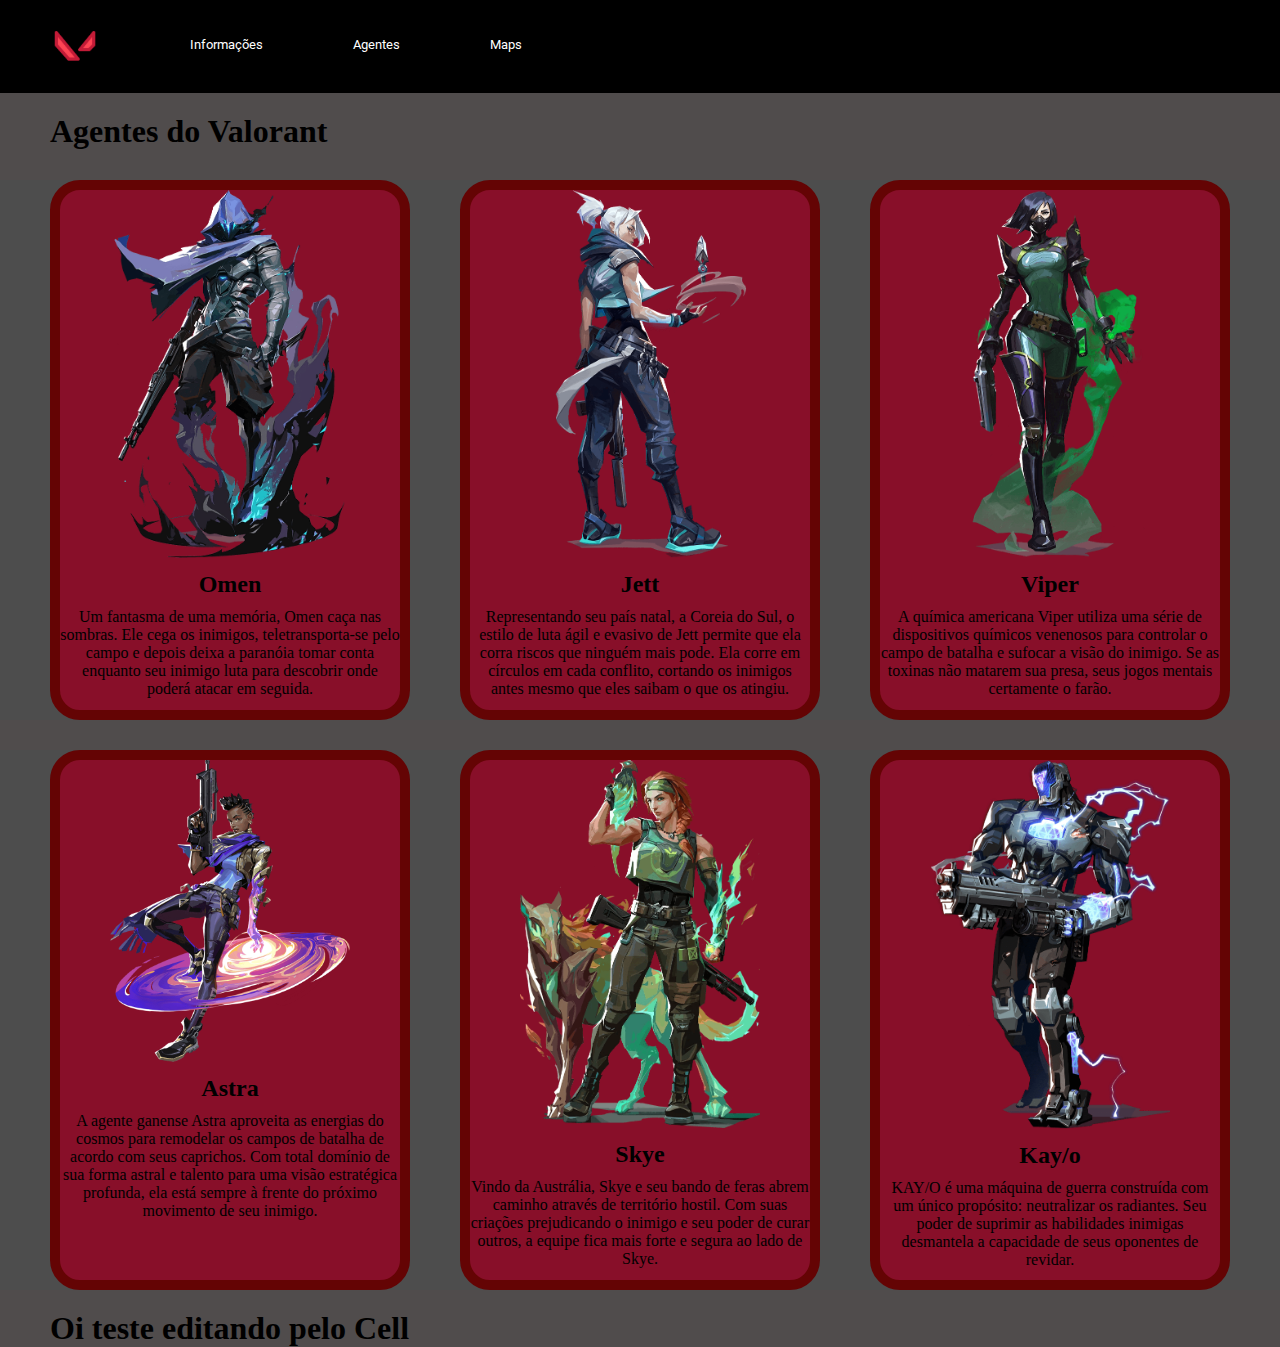
<file: src/pages/home/index.html>
<!DOCTYPE html>
<html>
<head>
    <meta charset="UTF-8">
    <meta name="viewport" content="width=device-width, initial-scale=1.0">
    <title>Agentes</title>
    <link rel="stylesheet" href="index.css">
    <link rel="stylesheet" href="/public/css/fonts.css">
    <link rel="stylesheet" href="/public/css/global.css">
</head>
<body>
    <div class="cabeca">

        <a class="logo"
        href="">
        <img class="imag"
        src="/public/assets/images/free-valorant-3251602-2724649.webp" alt="">
        </a>

        <div class="as">
            <a href="">Informações</a>
        </div>

        <div class="as"> 
            <a href="">Agentes</a>
        </div>

        <div class="as">
            <a href="/src/pages/contato/index.html">Maps</a>
        </div>

        



    </div>

    <h1>Agentes do Valorant</h1>
    
    <div class="container">


        <div  class="card">
            <a href="">
                <img src="/public/assets/images/omen_portrait.webp" alt="">
               </a>

               <h2>Omen</h2>

               <p>Um fantasma de uma memória, Omen caça nas sombras. Ele cega os inimigos, teletransporta-se pelo campo e depois deixa a paranóia tomar conta enquanto seu inimigo luta para descobrir onde poderá atacar em seguida.</p>

        </div>

        <div  class="card">
            <a href="">
                <img src="/public/assets/images/jett_portrait.webp" alt="">
               </a>

               <h2>Jett</h2>

               <p>Representando seu país natal, a Coreia do Sul, o estilo de luta ágil e evasivo de Jett permite que ela corra riscos que ninguém mais pode. Ela corre em círculos em cada conflito, cortando os inimigos antes mesmo que eles saibam o que os atingiu.</p>

        </div>

        <div  class="card">
            <a href="">
                <img src="/public/assets/images/viper_portrait.webp" alt="">
               </a>

               <h2>Viper</h2>

               <p>A química americana Viper utiliza uma série de dispositivos químicos venenosos para controlar o campo de batalha e sufocar a visão do inimigo. Se as toxinas não matarem sua presa, seus jogos mentais certamente o farão.</p>

        </div>

        
            




    </div>



    <div class="container2">

        <div  class="card">
            <a href="">
                <img src="/public/assets/images/astra_portrait.webp" alt="">
               </a>

               <h2>Astra</h2>

               <p>A agente ganense Astra aproveita as energias do cosmos para remodelar os campos de batalha de acordo com seus caprichos. Com total domínio de sua forma astral e talento para uma visão estratégica profunda, ela está sempre à frente do próximo movimento de seu inimigo.</p>

        </div>

        <div  class="card">
            <a href="">
                <img src="/public/assets/images/skye_portrait.webp" alt="">
               </a>

               <h2>Skye</h2>

               <p>Vindo da Austrália, Skye e seu bando de feras abrem caminho através de território hostil. Com suas criações prejudicando o inimigo e seu poder de curar outros, a equipe fica mais forte e segura ao lado de Skye.</p>

        </div>

        <div  class="card">
            <a href="">
                <img src="/public/assets/images/kayo_portrait.webp" alt="">
               </a>

               <h2>Kay/o</h2>

               <p>
                KAY/O é uma máquina de guerra construída com um único propósito: neutralizar os radiantes. Seu poder de suprimir as habilidades inimigas desmantela a capacidade de seus oponentes de revidar.</p>

        </div>
    </div>

    <div class="noct">

    <H1>Oi teste editando pelo Cell</H1>
      
</body>
</html>
</file>
<file: src/pages/home/index.css>
body{
    background-color: rgb(80, 76, 76);
}

.cabeca{
display: 	flex;
flex-direction: row;
background-color: rgb(0, 0, 0);
padding: 20px 50px;
gap: 90px;

}

.imag{
    width: 50px;
    height: 50px;
}

a{
text-decoration: none;
font: 400 13px 'google';
color: #ffffff;
}

.as{
    margin-top: 15px;
}

h1{
    margin-top: 20px;
    padding: 0px 50px;
}

.container{

display: flex;
background-color: rgb(77, 77, 77);
margin-top: 30px;
}

.container2{

    display: flex;
    background-color: rgb(77, 77, 77);
    margin-top: 30px;
}


.card{

display: flex;
flex-direction: column;
background-color: rgb(136, 15, 41);
width: 360px;
height: 540px;
gap: 10px;
margin-left: 50px;
align-items: center;
border: 10px solid rgb(100, 4, 4);
border-radius: 30px;
}

p{
    text-align: center;
}

.card a img{
width: 240px;
}
</file>
<file: public/css/fonts.css>
@font-face {
    font-family: "google";
    src: url(/public/assets/fonts/4UaRrENHsxJlGDuGo1OIlJfC6l_24rlCK1Yo_Iq2vgCI.woff2);
    font-weight: 300;
}

@font-face {
    font-family: "google";
    src: url(/public/assets/fonts/KFOmCnqEu92Fr1Mu4mxK.woff2);
    font-weight: 400;
}

@font-face {
    font-family: "google";
    src: url(/public/assets/fonts/4UaRrENHsxJlGDuGo1OIlJfC6l_24rlCK1Yo_Iq2vgCI\ \(1\).woff2);
    font-weight: 500;
}

@font-face {
    font-family: "google";
    src: url(/public/assets/fonts/KFOmCnqEu92Fr1Mu4mxK\ \(1\).woff2);
    font-weight: 600;
}
</file>
<file: public/css/global.css>
*{
margin: 0;
box-sizing: border-box;
}
</file>
